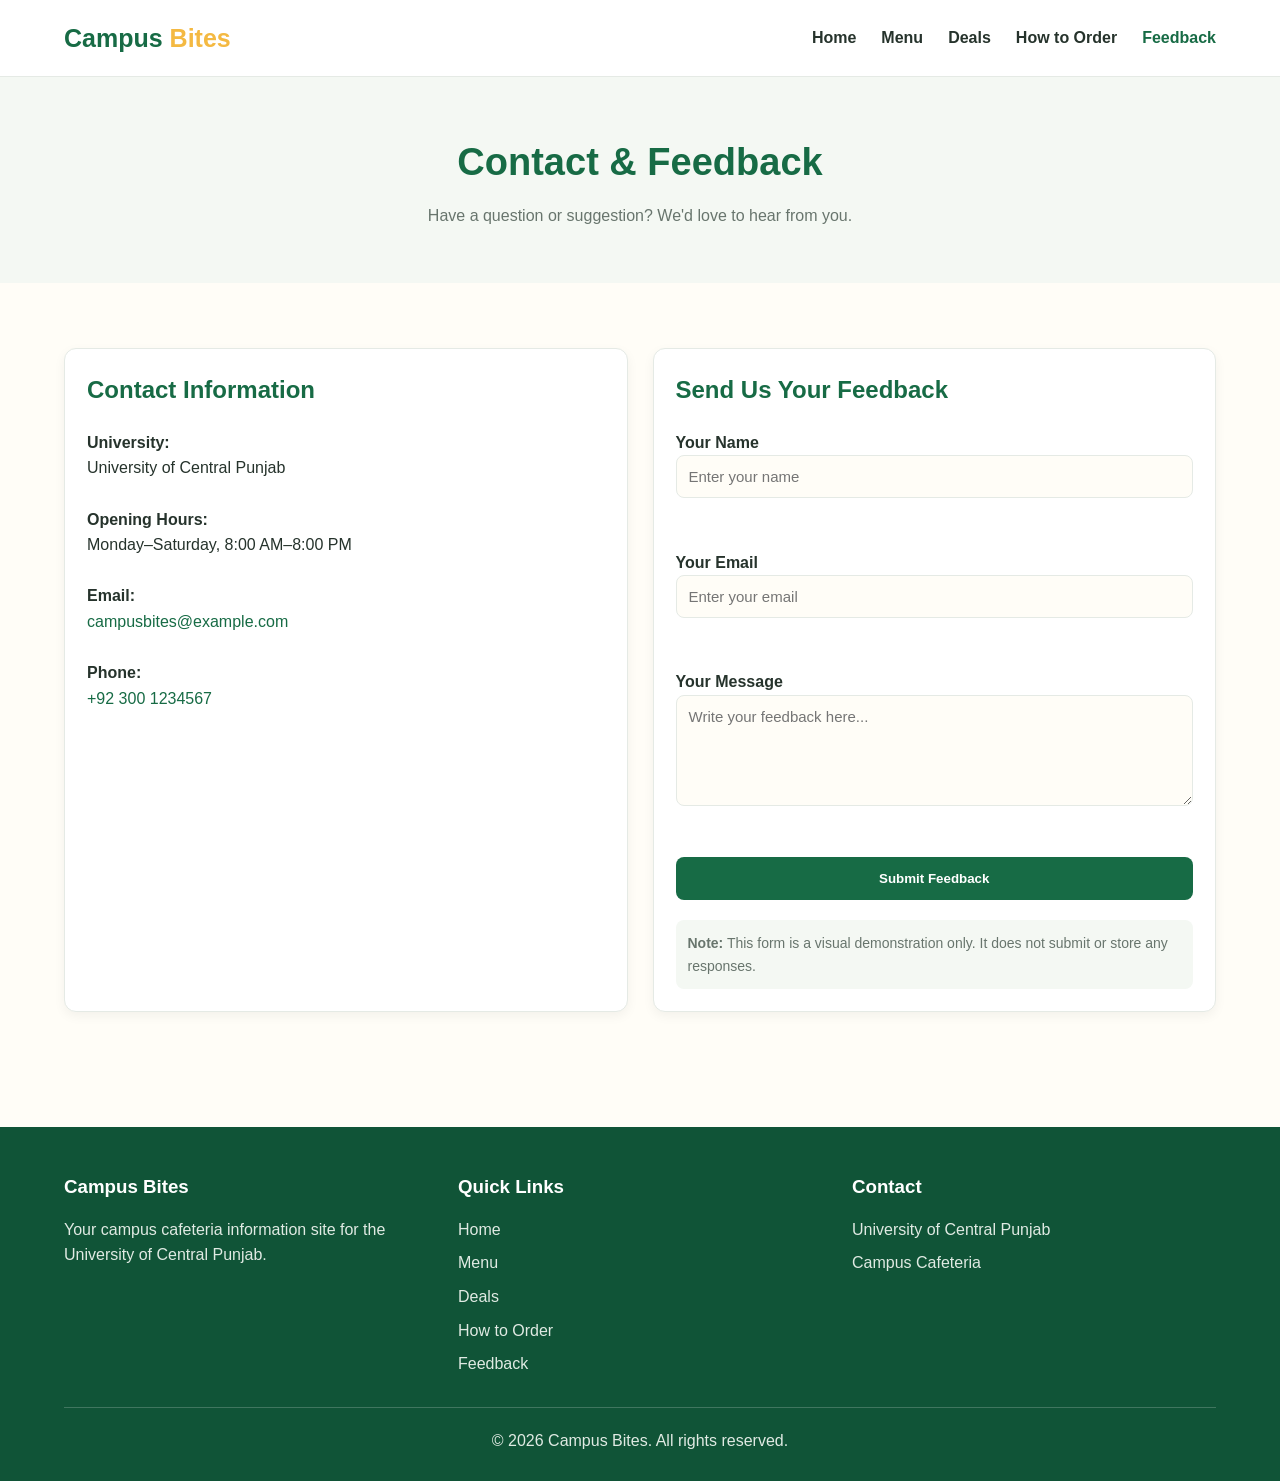
<file: src/feedback.html>
<!DOCTYPE html>
<html lang="en">
<head>
    <meta charset="UTF-8">
    <meta name="viewport" content="width=device-width, initial-scale=1.0">
    <title>Contact & Feedback | Campus Bites</title>
    <link rel="stylesheet" href="../styles/style.css">
</head>
<body>

    <!-- Shared Navigation -->
    <header class="navbar">
        <div class="container navbar-inner">
            <a href="index.html" class="logo">Campus <span>Bites</span></a>

            <nav class="nav-links">
                <a href="index.html">Home</a>
                <a href="menu.html">Menu</a>
                <a href="deals.html">Deals</a>
                <a href="order.html">How to Order</a>
                <a href="feedback.html" class="active">Feedback</a>
            </nav>
        </div>
    </header>

    <!-- Page Header -->
    <section class="page-header">
        <div class="container">
            <h1>Contact & Feedback</h1>
            <p>Have a question or suggestion? We'd love to hear from you.</p>
        </div>
    </section>

    <!-- Contact and Feedback Content -->
    <main class="section">
        <div class="container">

            <div class="contact-grid">

                <!-- Contact Information -->
                <section class="card">
                    <h2>Contact Information</h2>

                    <p><strong>University:</strong></p>
                    <p>University of Central Punjab</p>

                    <br>

                    <p><strong>Opening Hours:</strong></p>
                    <p>Monday–Saturday, 8:00 AM–8:00 PM</p>

                    <br>

                    <p><strong>Email:</strong></p>
                    <p>
                        <a href="mailto:campusbites@example.com">
                            campusbites@example.com
                        </a>
                    </p>

                    <br>

                    <p><strong>Phone:</strong></p>
                    <p>
                        <a href="tel:+923001234567">
                            +92 300 1234567
                        </a>
                    </p>
                </section>

                <!-- Feedback Form -->
                <section class="card">
                    <h2>Send Us Your Feedback</h2>

                    <form class="feedback-form">

                        <p>
                            <label for="name">Your Name</label>
                        </p>
                        <input
                            type="text"
                            id="name"
                            name="name"
                            placeholder="Enter your name"
                            required
                        >

                        <br><br>

                        <p>
                            <label for="email">Your Email</label>
                        </p>
                        <input
                            type="email"
                            id="email"
                            name="email"
                            placeholder="Enter your email"
                            required
                        >

                        <br><br>

                        <p>
                            <label for="message">Your Message</label>
                        </p>
                        <textarea
                            id="message"
                            name="message"
                            rows="5"
                            placeholder="Write your feedback here..."
                            required
                        ></textarea>

                        <br><br>

                        <button type="button" class="btn btn-primary">
                            Submit Feedback
                        </button>

                    </form>

                    <p class="form-notice">
                        <strong>Note:</strong> This form is a visual demonstration
                        only. It does not submit or store any responses.
                    </p>
                </section>

            </div>

        </div>
    </main>

    <!-- Shared Footer -->
    <footer class="footer">
        <div class="container">
            <div class="footer-content">

                <div>
                    <h3>Campus Bites</h3>
                    <p>Your campus cafeteria information site for the University of Central Punjab.</p>
                </div>

                <div>
                    <h3>Quick Links</h3>
                    <div class="footer-links">
                        <a href="index.html">Home</a>
                        <a href="menu.html">Menu</a>
                        <a href="deals.html">Deals</a>
                        <a href="order.html">How to Order</a>
                        <a href="feedback.html">Feedback</a>
                    </div>
                </div>

                <div>
                    <h3>Contact</h3>
                    <p>University of Central Punjab</p>
                    <p>Campus Cafeteria</p>
                </div>

            </div>

            <div class="footer-bottom">
                <p>&copy; 2026 Campus Bites. All rights reserved.</p>
            </div>
        </div>
    </footer>

</body>
</html>
</file>
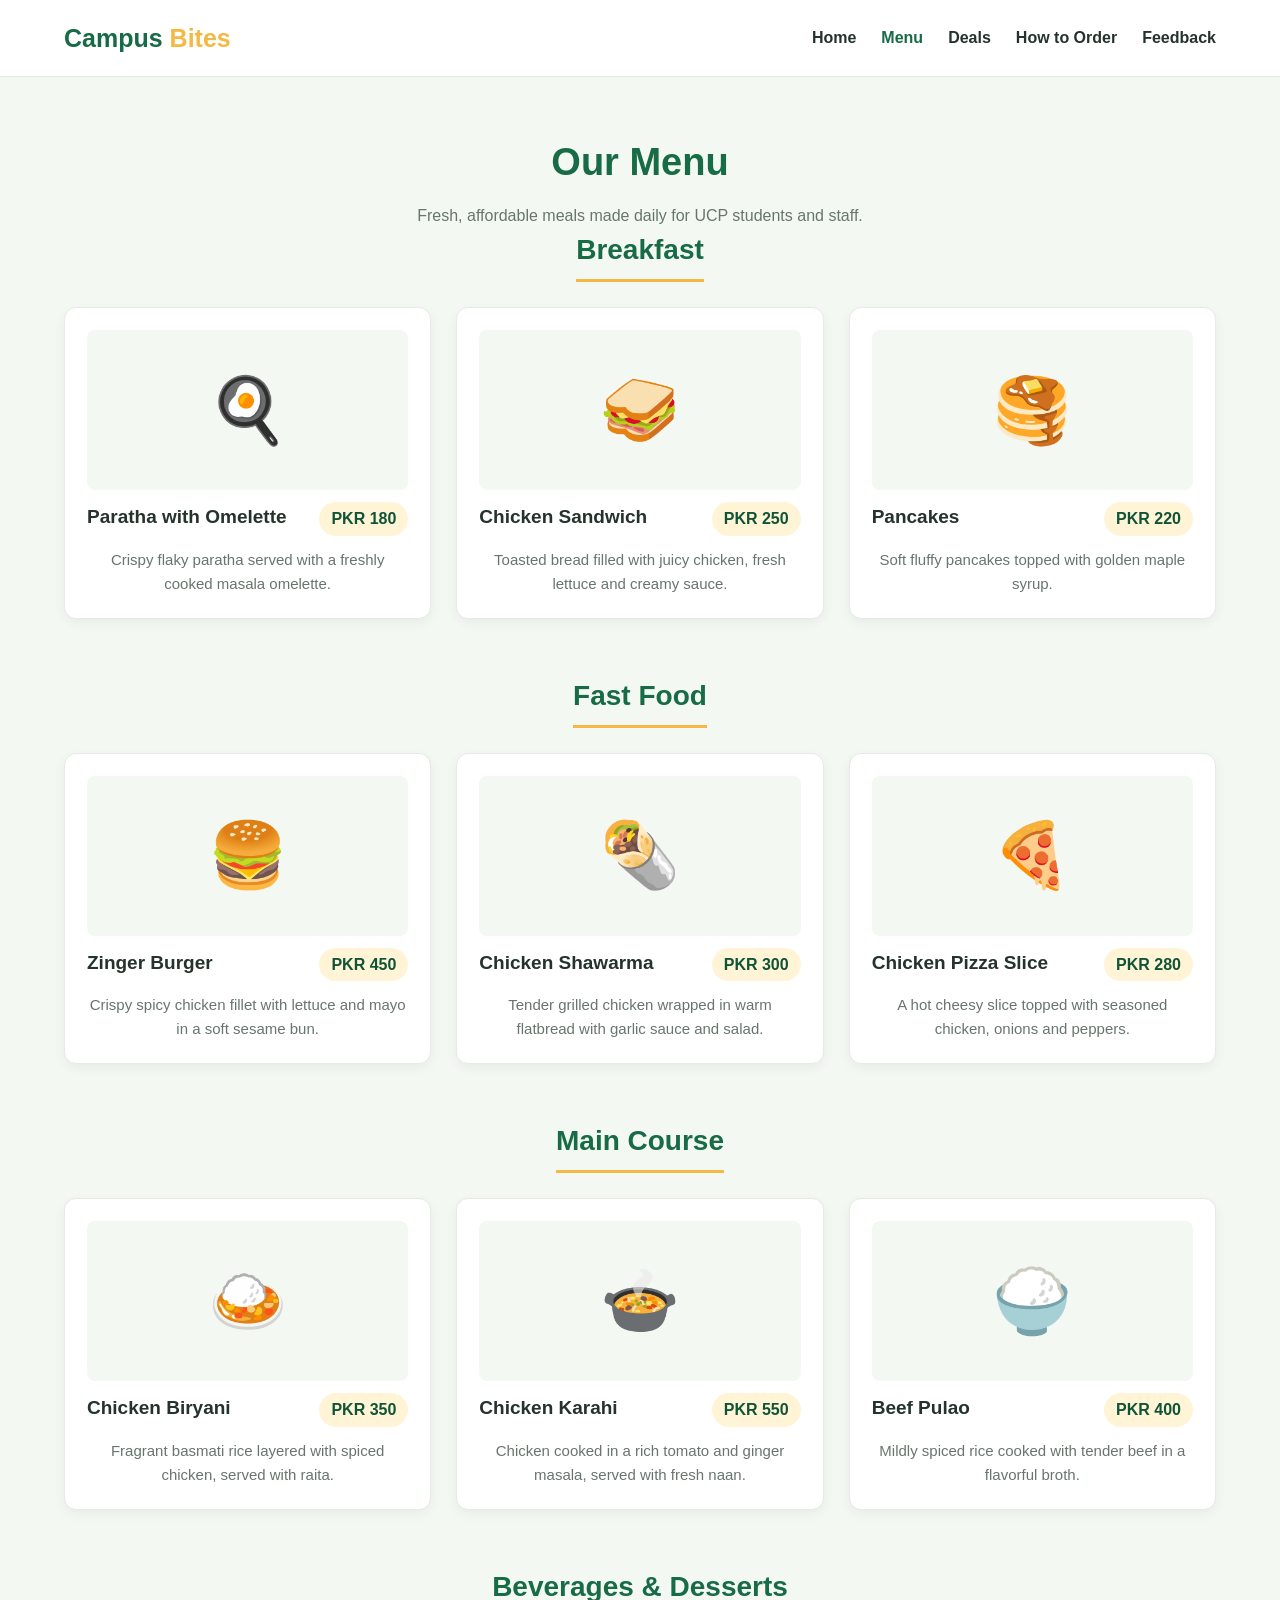
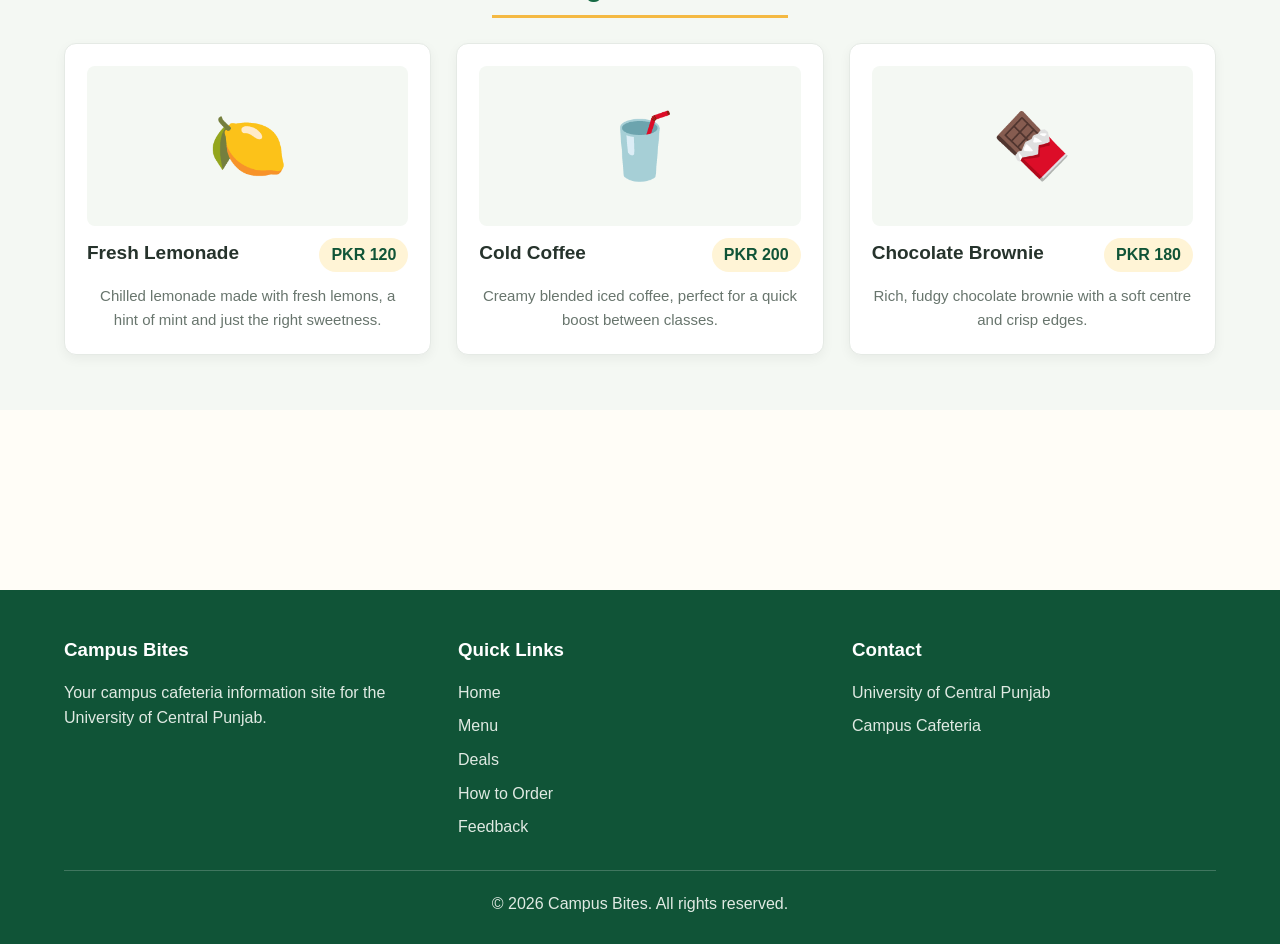
<file: src/menu.html>
<!DOCTYPE html>
<html lang="en">
<head>
    <meta charset="UTF-8">
    <meta name="viewport" content="width=device-width, initial-scale=1.0">
    <title>Menu | Campus Bites</title>
    <link rel="stylesheet" href="../styles/style.css">
</head>
<body>

    <!-- Shared Navigation -->
    <header class="navbar">
        <div class="container navbar-inner">
            <a href="index.html" class="logo">Campus <span>Bites</span></a>
            <nav class="nav-links">
                <a href="index.html">Home</a>
                <a href="menu.html" class="active">Menu</a>
                <a href="deals.html">Deals</a>
                <a href="order.html">How to Order</a>
                <a href="feedback.html">Feedback</a>
            </nav>
        </div>
    </header>

    <!-- Page Header -->
    <section class="page-header">
        <div class="container">
            <h1>Our Menu</h1>
            <p>Fresh, affordable meals made daily for UCP students and staff.</p>
                        <!-- Breakfast -->
            <section class="menu-category">
                <h2 class="menu-category-title">Breakfast</h2>
                <div class="card-grid">

                    <article class="card menu-item">
                        <div class="menu-item-image" role="img" aria-label="Paratha with omelette">🍳</div>
                        <div class="menu-item-header">
                            <h3>Paratha with Omelette</h3>
                            <span class="menu-price">PKR 180</span>
                        </div>
                        <p>Crispy flaky paratha served with a freshly cooked masala omelette.</p>
                    </article>

                    <article class="card menu-item">
                        <div class="menu-item-image" role="img" aria-label="Chicken sandwich">🥪</div>
                        <div class="menu-item-header">
                            <h3>Chicken Sandwich</h3>
                            <span class="menu-price">PKR 250</span>
                        </div>
                        <p>Toasted bread filled with juicy chicken, fresh lettuce and creamy sauce.</p>
                    </article>

                    <article class="card menu-item">
                        <div class="menu-item-image" role="img" aria-label="Pancakes">🥞</div>
                        <div class="menu-item-header">
                            <h3>Pancakes</h3>
                            <span class="menu-price">PKR 220</span>
                        </div>
                        <p>Soft fluffy pancakes topped with golden maple syrup.</p>
                    </article>

                </div>
            </section>

                        <!-- Fast Food -->
            <section class="menu-category">
                <h2 class="menu-category-title">Fast Food</h2>
                <div class="card-grid">

                    <article class="card menu-item">
                        <div class="menu-item-image" role="img" aria-label="Zinger burger">🍔</div>
                        <div class="menu-item-header">
                            <h3>Zinger Burger</h3>
                            <span class="menu-price">PKR 450</span>
                        </div>
                        <p>Crispy spicy chicken fillet with lettuce and mayo in a soft sesame bun.</p>
                    </article>

                    <article class="card menu-item">
                        <div class="menu-item-image" role="img" aria-label="Chicken shawarma">🌯</div>
                        <div class="menu-item-header">
                            <h3>Chicken Shawarma</h3>
                            <span class="menu-price">PKR 300</span>
                        </div>
                        <p>Tender grilled chicken wrapped in warm flatbread with garlic sauce and salad.</p>
                    </article>

                    <article class="card menu-item">
                        <div class="menu-item-image" role="img" aria-label="Chicken pizza slice">🍕</div>
                        <div class="menu-item-header">
                            <h3>Chicken Pizza Slice</h3>
                            <span class="menu-price">PKR 280</span>
                        </div>
                        <p>A hot cheesy slice topped with seasoned chicken, onions and peppers.</p>
                    </article>

                </div>
            </section>

            <!-- Main Course -->
            <section class="menu-category">
                <h2 class="menu-category-title">Main Course</h2>
                <div class="card-grid">

                    <article class="card menu-item">
                        <div class="menu-item-image" role="img" aria-label="Chicken biryani">🍛</div>
                        <div class="menu-item-header">
                            <h3>Chicken Biryani</h3>
                            <span class="menu-price">PKR 350</span>
                        </div>
                        <p>Fragrant basmati rice layered with spiced chicken, served with raita.</p>
                    </article>

                    <article class="card menu-item">
                        <div class="menu-item-image" role="img" aria-label="Chicken karahi">🍲</div>
                        <div class="menu-item-header">
                            <h3>Chicken Karahi</h3>
                            <span class="menu-price">PKR 550</span>
                        </div>
                        <p>Chicken cooked in a rich tomato and ginger masala, served with fresh naan.</p>
                    </article>

                    <article class="card menu-item">
                        <div class="menu-item-image" role="img" aria-label="Beef pulao">🍚</div>
                        <div class="menu-item-header">
                            <h3>Beef Pulao</h3>
                            <span class="menu-price">PKR 400</span>
                        </div>
                        <p>Mildly spiced rice cooked with tender beef in a flavorful broth.</p>
                    </article>

                </div>
            </section>

                        <!-- Beverages & Desserts -->
            <section class="menu-category">
                <h2 class="menu-category-title">Beverages &amp; Desserts</h2>
                <div class="card-grid">

                    <article class="card menu-item">
                        <div class="menu-item-image" role="img" aria-label="Fresh lemonade">🍋</div>
                        <div class="menu-item-header">
                            <h3>Fresh Lemonade</h3>
                            <span class="menu-price">PKR 120</span>
                        </div>
                        <p>Chilled lemonade made with fresh lemons, a hint of mint and just the right sweetness.</p>
                    </article>

                    <article class="card menu-item">
                        <div class="menu-item-image" role="img" aria-label="Cold coffee">🥤</div>
                        <div class="menu-item-header">
                            <h3>Cold Coffee</h3>
                            <span class="menu-price">PKR 200</span>
                        </div>
                        <p>Creamy blended iced coffee, perfect for a quick boost between classes.</p>
                    </article>

                    <article class="card menu-item">
                        <div class="menu-item-image" role="img" aria-label="Chocolate brownie">🍫</div>
                        <div class="menu-item-header">
                            <h3>Chocolate Brownie</h3>
                            <span class="menu-price">PKR 180</span>
                        </div>
                        <p>Rich, fudgy chocolate brownie with a soft centre and crisp edges.</p>
                    </article>

                </div>
            </section>
        </div>
    </section>

    <!-- Menu Content -->
    <main class="section">
        <div class="container">

            <!-- Menu categories will be added here in the next steps -->

        </div>
    </main>

    <!-- Shared Footer -->
    <footer class="footer">
        <div class="container">
            <div class="footer-content">
                <div>
                    <h3>Campus Bites</h3>
                    <p>Your campus cafeteria information site for the University of Central Punjab.</p>
                </div>
                <div>
                    <h3>Quick Links</h3>
                    <div class="footer-links">
                        <a href="index.html">Home</a>
                        <a href="menu.html">Menu</a>
                        <a href="deals.html">Deals</a>
                        <a href="order.html">How to Order</a>
                        <a href="feedback.html">Feedback</a>
                    </div>
                </div>
                <div>
                    <h3>Contact</h3>
                    <p>University of Central Punjab</p>
                    <p>Campus Cafeteria</p>
                </div>
            </div>
            <div class="footer-bottom">
                <p>&copy; 2026 Campus Bites. All rights reserved.</p>
            </div>
        </div>
    </footer>

</body>
</html>
</file>
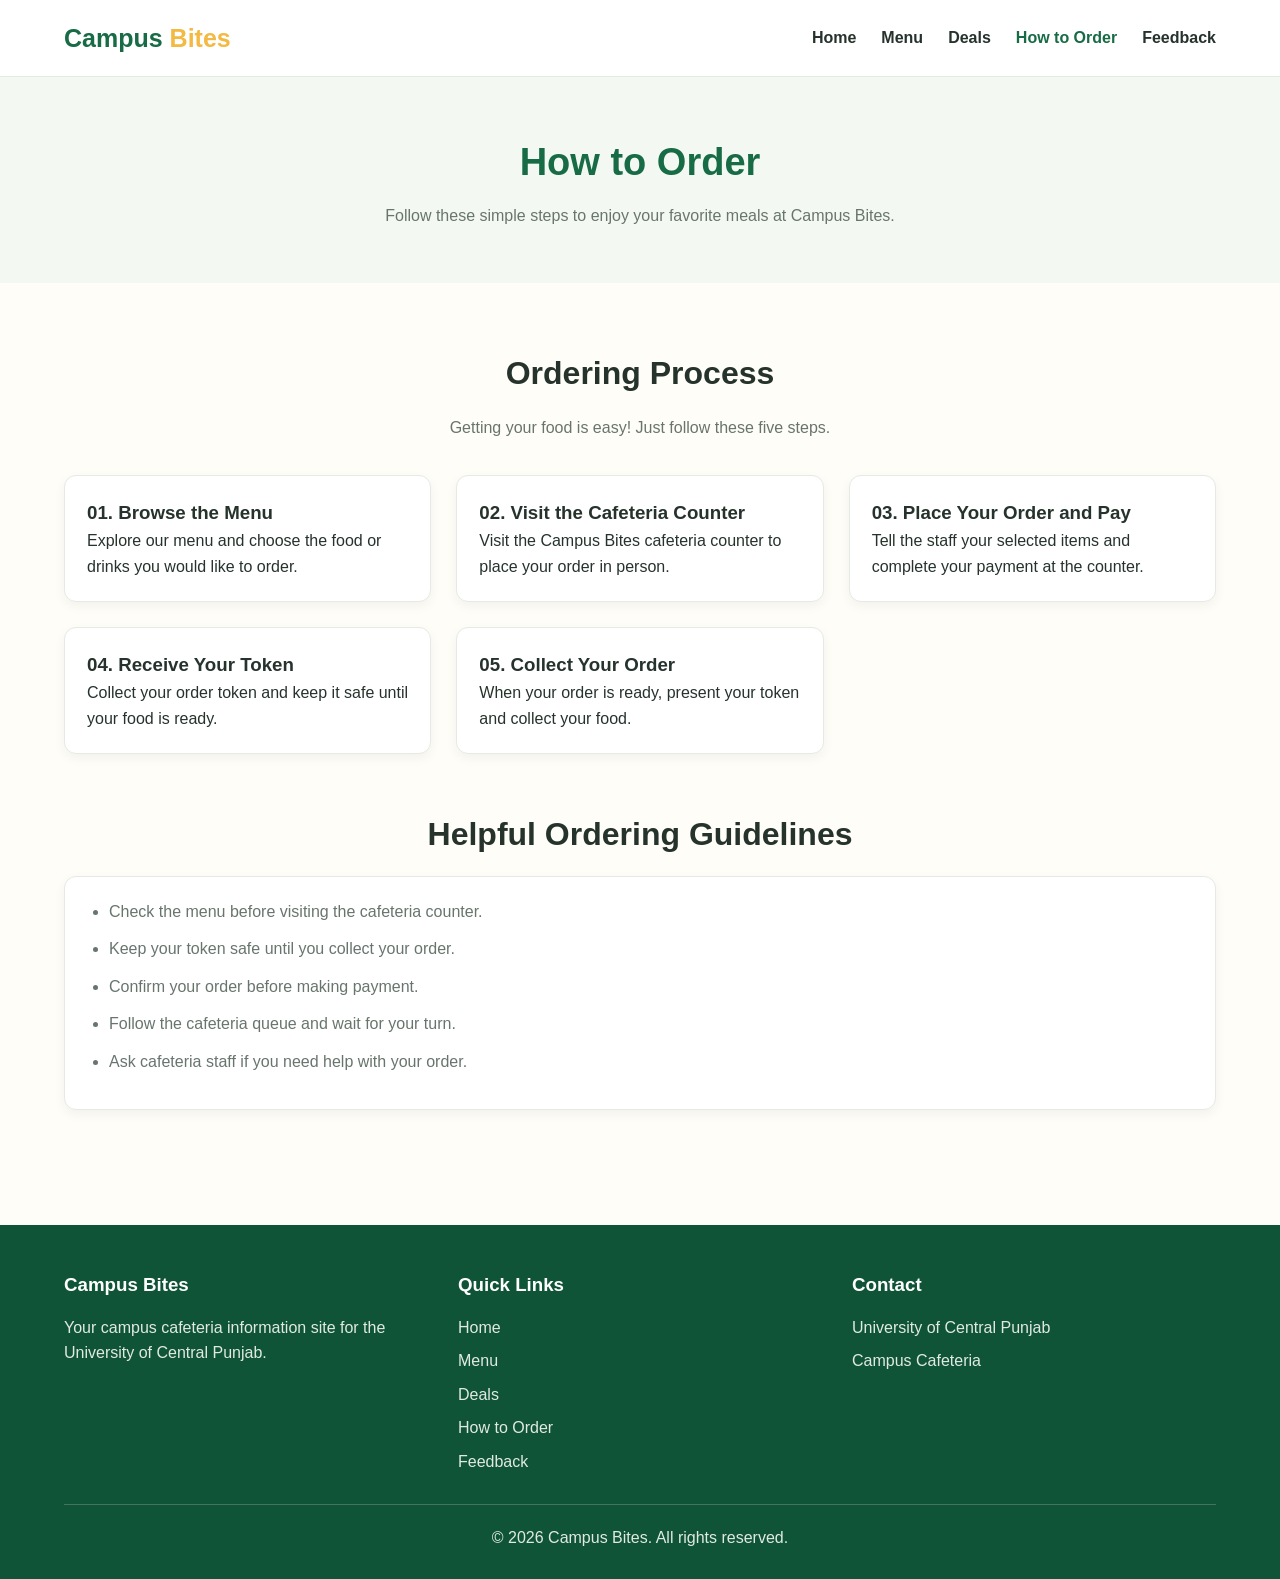
<file: src/order.html>
<!DOCTYPE html>
<html lang="en">
<head>
    <meta charset="UTF-8">
    <meta name="viewport" content="width=device-width, initial-scale=1.0">
    <title>How to Order | Campus Bites</title>
    <link rel="stylesheet" href="../styles/style.css">
</head>
<body>

    <!-- Shared Navigation -->
    <header class="navbar">
        <div class="container navbar-inner">
            <a href="index.html" class="logo">Campus <span>Bites</span></a>

            <nav class="nav-links">
                <a href="index.html">Home</a>
                <a href="menu.html">Menu</a>
                <a href="deals.html">Deals</a>
                <a href="order.html" class="active">How to Order</a>
                <a href="feedback.html">Feedback</a>
            </nav>
        </div>
    </header>

    <!-- Page Header -->
    <section class="page-header">
        <div class="container">
            <h1>How to Order</h1>
            <p>Follow these simple steps to enjoy your favorite meals at Campus Bites.</p>
        </div>
    </section>

    <!-- Ordering Steps -->
    <main class="section">
        <div class="container">

            <h2 class="section-title">Ordering Process</h2>
            <p class="section-description">
                Getting your food is easy! Just follow these five steps.
            </p>

            <div class="card-grid">

                <article class="card">
                    <h3>01. Browse the Menu</h3>
                    <p>Explore our menu and choose the food or drinks you would like to order.</p>
                </article>

                <article class="card">
                    <h3>02. Visit the Cafeteria Counter</h3>
                    <p>Visit the Campus Bites cafeteria counter to place your order in person.</p>
                </article>

                <article class="card">
                    <h3>03. Place Your Order and Pay</h3>
                    <p>Tell the staff your selected items and complete your payment at the counter.</p>
                </article>

                <article class="card">
                    <h3>04. Receive Your Token</h3>
                    <p>Collect your order token and keep it safe until your food is ready.</p>
                </article>

                <article class="card">
                    <h3>05. Collect Your Order</h3>
                    <p>When your order is ready, present your token and collect your food.</p>
                </article>

            </div>

            <!-- Ordering Guidelines -->
            <section class="order-guidelines">
                <h2 class="section-title">Helpful Ordering Guidelines</h2>

                <div class="card">
                    <ul class="guideline-list">
                        <li>Check the menu before visiting the cafeteria counter.</li>
                        <li>Keep your token safe until you collect your order.</li>
                        <li>Confirm your order before making payment.</li>
                        <li>Follow the cafeteria queue and wait for your turn.</li>
                        <li>Ask cafeteria staff if you need help with your order.</li>
                    </ul>
                </div>
            </section>

        </div>
    </main>

    <!-- Shared Footer -->
    <footer class="footer">
        <div class="container">
            <div class="footer-content">

                <div>
                    <h3>Campus Bites</h3>
                    <p>Your campus cafeteria information site for the University of Central Punjab.</p>
                </div>

                <div>
                    <h3>Quick Links</h3>
                    <div class="footer-links">
                        <a href="index.html">Home</a>
                        <a href="menu.html">Menu</a>
                        <a href="deals.html">Deals</a>
                        <a href="order.html">How to Order</a>
                        <a href="feedback.html">Feedback</a>
                    </div>
                </div>

                <div>
                    <h3>Contact</h3>
                    <p>University of Central Punjab</p>
                    <p>Campus Cafeteria</p>
                </div>

            </div>

            <div class="footer-bottom">
                <p>&copy; 2026 Campus Bites. All rights reserved.</p>
            </div>
        </div>
    </footer>

</body>
</html>
</file>
<file: styles/style.css>
/* =================================
   CAMPUS BITES - DESIGN SYSTEM
================================= */

/* 1. Common Colors */

:root {
    --primary-green: #176B45;
    --dark-green: #105437;
    --secondary-green: #2D8A5D;

    --accent-yellow: #F4B942;

    --background-color: #FFFDF7;
    --surface-color: #FFFFFF;

    --text-color: #26332C;
    --text-light: #68756D;

    --border-color: #E5EAE5;
}



/* 2. Basic Reset */

* {
    margin: 0;
    padding: 0;
    box-sizing: border-box;
}

/* 3. Body Styling */

body {
    font-family: Arial, Helvetica, sans-serif;
    background-color: var(--background-color);
    color: var(--text-color);
    line-height: 1.6;
}

/* 4. Common HTML Elements */

a {
    text-decoration: none;
    color: inherit;
}

ul {
    list-style: none;
}

img {
    max-width: 100%;
    display: block;
}

button,
input,
textarea {
    font-family: inherit;
}

/* 5. Common Container */

.container {
    width: 90%;
    max-width: 1200px;
    margin: 0 auto;
}

/* 6. Navigation Bar */

.navbar {
    background-color: var(--surface-color);
    border-bottom: 1px solid var(--border-color);
    padding: 18px 0;
    position: sticky;
    top: 0;
    z-index: 100;
}

.navbar-inner {
    display: flex;
    align-items: center;
    justify-content: space-between;
    gap: 20px;
}

.logo {
    font-size: 25px;
    font-weight: bold;
    color: var(--primary-green);
}

.logo span {
    color: var(--accent-yellow);
}

.nav-links {
    display: flex;
    align-items: center;
    gap: 25px;
}

.nav-links a {
    color: var(--text-color);
    font-weight: 600;
    transition: color 0.3s ease;
}

.nav-links a:hover,
.nav-links a.active {
    color: var(--primary-green);
}

/* 7. Common Buttons */

.btn {
    display: inline-block;
    padding: 12px 24px;
    border-radius: 8px;
    font-weight: bold;
    cursor: pointer;
    transition: 0.3s ease;
    border: 2px solid transparent;
}

.btn-primary {
    background-color: var(--primary-green);
    color: white;
}

.btn-primary:hover {
    background-color: var(--dark-green);
}

.btn-outline {
    border-color: var(--primary-green);
    color: var(--primary-green);
    background-color: transparent;
}

.btn-outline:hover {
    background-color: var(--primary-green);
    color: white;
}

/* 8. Common Sections */

.section {
    padding: 65px 0;
}

.section-title {
    font-size: 32px;
    text-align: center;
    margin-bottom: 15px;
    color: var(--text-color);
}

.section-description {
    text-align: center;
    color: var(--text-light);
    max-width: 700px;
    margin: 0 auto 35px;
}

/* 9. Common Cards */

.card {
    background-color: var(--surface-color);
    border: 1px solid var(--border-color);
    border-radius: 12px;
    padding: 22px;
    box-shadow: 0 4px 12px rgba(0, 0, 0, 0.05);
}

.card-grid {
    display: grid;
    grid-template-columns: repeat(3, 1fr);
    gap: 25px;
}

/* 10. Common Page Header */

.page-header {
    background-color: #F4F8F3;
    padding: 55px 0;
    text-align: center;
}

.page-header h1 {
    font-size: 38px;
    color: var(--primary-green);
    margin-bottom: 10px;
}

.page-header p {
    color: var(--text-light);
}

/* 11. Common Footer */

.footer {
    background-color: var(--dark-green);
    color: white;
    padding: 45px 0 20px;
    margin-top: 50px;
}

.footer-content {
    display: grid;
    grid-template-columns: repeat(3, 1fr);
    gap: 30px;
}

.footer h3 {
    margin-bottom: 15px;
}

.footer p {
    color: #E0EAE3;
    margin-bottom: 8px;
}

.footer-links {
    display: flex;
    flex-direction: column;
    gap: 8px;
}

.footer-links a {
    color: #E0EAE3;
}

.footer-links a:hover {
    color: var(--accent-yellow);
}

.footer-bottom {
    text-align: center;
    border-top: 1px solid rgba(255,255,255,0.2);
    margin-top: 30px;
    padding-top: 20px;
}

/* 12. Responsive Design */

@media (max-width: 900px) {

    .card-grid {
        grid-template-columns: repeat(2, 1fr);
    }

    .footer-content {
        grid-template-columns: repeat(2, 1fr);
    }

    .nav-links {
        gap: 15px;
    }
}

@media (max-width: 600px) {

    .navbar-inner {
        flex-direction: column;
    }

    .nav-links {
        flex-wrap: wrap;
        justify-content: center;
        gap: 12px;
    }

    .card-grid {
        grid-template-columns: 1fr;
    }

    .footer-content {
        grid-template-columns: 1fr;
    }

    .section-title {
        font-size: 26px;
    }

    .page-header h1 {
        font-size: 30px;
    }
}

.menu-category {
    margin-bottom: 55px;
}

.menu-category:last-child {
    margin-bottom: 0;
}

.menu-category-title {
    display: inline-block;
    font-size: 28px;
    color: var(--primary-green);
    border-bottom: 3px solid var(--accent-yellow);
    padding-bottom: 6px;
    margin-bottom: 25px;
}

.menu-item {
    display: flex;
    flex-direction: column;
    gap: 12px;
}

.menu-item-image {
    height: 160px;
    border-radius: 8px;
    background-color: #F4F8F3;
    display: flex;
    align-items: center;
    justify-content: center;
    font-size: 64px;
}

.menu-item-header {
    display: flex;
    justify-content: space-between;
    align-items: flex-start;
    gap: 10px;
}

.menu-item-header h3 {
    font-size: 19px;
    color: var(--text-color);
}

.menu-price {
    background-color: #FFF4D6;
    color: var(--dark-green);
    font-weight: bold;
    padding: 4px 12px;
    border-radius: 20px;
    white-space: nowrap;
}

.menu-item p {
    color: var(--text-light);
    font-size: 15px;
}

@media (max-width: 600px) {

    .menu-category-title {
        font-size: 24px;
    }

    .menu-item-image {
        height: 140px;
    }
}/* =================================
   CAMPUS BITES - DESIGN SYSTEM
================================= */

/* 1. Common Colors */

:root {
    --primary-green: #176B45;
    --dark-green: #105437;
    --secondary-green: #2D8A5D;

    --accent-yellow: #F4B942;

    --background-color: #FFFDF7;
    --surface-color: #FFFFFF;

    --text-color: #26332C;
    --text-light: #68756D;

    --border-color: #E5EAE5;
}



/* 2. Basic Reset */

* {
    margin: 0;
    padding: 0;
    box-sizing: border-box;
}

/* 3. Body Styling */

body {
    font-family: Arial, Helvetica, sans-serif;
    background-color: var(--background-color);
    color: var(--text-color);
    line-height: 1.6;
}

/* 4. Common HTML Elements */

a {
    text-decoration: none;
    color: inherit;
}

ul {
    list-style: none;
}

img {
    max-width: 100%;
    display: block;
}

button,
input,
textarea {
    font-family: inherit;
}

/* 5. Common Container */

.container {
    width: 90%;
    max-width: 1200px;
    margin: 0 auto;
}

/* 6. Navigation Bar */

.navbar {
    background-color: var(--surface-color);
    border-bottom: 1px solid var(--border-color);
    padding: 18px 0;
    position: sticky;
    top: 0;
    z-index: 100;
}

.navbar-inner {
    display: flex;
    align-items: center;
    justify-content: space-between;
    gap: 20px;
}

.logo {
    font-size: 25px;
    font-weight: bold;
    color: var(--primary-green);
}

.logo span {
    color: var(--accent-yellow);
}

.nav-links {
    display: flex;
    align-items: center;
    gap: 25px;
}

.nav-links a {
    color: var(--text-color);
    font-weight: 600;
    transition: color 0.3s ease;
}

.nav-links a:hover,
.nav-links a.active {
    color: var(--primary-green);
}

/* 7. Common Buttons */

.btn {
    display: inline-block;
    padding: 12px 24px;
    border-radius: 8px;
    font-weight: bold;
    cursor: pointer;
    transition: 0.3s ease;
    border: 2px solid transparent;
}

.btn-primary {
    background-color: var(--primary-green);
    color: white;
}

.btn-primary:hover {
    background-color: var(--dark-green);
}

.btn-outline {
    border-color: var(--primary-green);
    color: var(--primary-green);
    background-color: transparent;
}

.btn-outline:hover {
    background-color: var(--primary-green);
    color: white;
}

/* 8. Common Sections */

.section {
    padding: 65px 0;
}

.section-title {
    font-size: 32px;
    text-align: center;
    margin-bottom: 15px;
    color: var(--text-color);
}

.section-description {
    text-align: center;
    color: var(--text-light);
    max-width: 700px;
    margin: 0 auto 35px;
}

/* 9. Common Cards */

.card {
    background-color: var(--surface-color);
    border: 1px solid var(--border-color);
    border-radius: 12px;
    padding: 22px;
    box-shadow: 0 4px 12px rgba(0, 0, 0, 0.05);
}

.card-grid {
    display: grid;
    grid-template-columns: repeat(3, 1fr);
    gap: 25px;
}

/* 10. Common Page Header */

.page-header {
    background-color: #F4F8F3;
    padding: 55px 0;
    text-align: center;
}

.page-header h1 {
    font-size: 38px;
    color: var(--primary-green);
    margin-bottom: 10px;
}

.page-header p {
    color: var(--text-light);
}

/* 11. Common Footer */

.footer {
    background-color: var(--dark-green);
    color: white;
    padding: 45px 0 20px;
    margin-top: 50px;
}

.footer-content {
    display: grid;
    grid-template-columns: repeat(3, 1fr);
    gap: 30px;
}

.footer h3 {
    margin-bottom: 15px;
}

.footer p {
    color: #E0EAE3;
    margin-bottom: 8px;
}

.footer-links {
    display: flex;
    flex-direction: column;
    gap: 8px;
}

.footer-links a {
    color: #E0EAE3;
}

.footer-links a:hover {
    color: var(--accent-yellow);
}

.footer-bottom {
    text-align: center;
    border-top: 1px solid rgba(255,255,255,0.2);
    margin-top: 30px;
    padding-top: 20px;
}

/* 12. Responsive Design */

@media (max-width: 900px) {

    .card-grid {
        grid-template-columns: repeat(2, 1fr);
    }

    .footer-content {
        grid-template-columns: repeat(2, 1fr);
    }

    .nav-links {
        gap: 15px;
    }
}

@media (max-width: 600px) {

    .navbar-inner {
        flex-direction: column;
    }

    .nav-links {
        flex-wrap: wrap;
        justify-content: center;
        gap: 12px;
    }

    .card-grid {
        grid-template-columns: 1fr;
    }

    .footer-content {
        grid-template-columns: 1fr;
    }

    .section-title {
        font-size: 26px;
    }

    .page-header h1 {
        font-size: 30px;
    }
}

.menu-category {
    margin-bottom: 55px;
}

.menu-category:last-child {
    margin-bottom: 0;
}

.menu-category-title {
    display: inline-block;
    font-size: 28px;
    color: var(--primary-green);
    border-bottom: 3px solid var(--accent-yellow);
    padding-bottom: 6px;
    margin-bottom: 25px;
}

.menu-item {
    display: flex;
    flex-direction: column;
    gap: 12px;
}

.menu-item-image {
    height: 160px;
    border-radius: 8px;
    background-color: #F4F8F3;
    display: flex;
    align-items: center;
    justify-content: center;
    font-size: 64px;
}

.menu-item-header {
    display: flex;
    justify-content: space-between;
    align-items: flex-start;
    gap: 10px;
}

.menu-item-header h3 {
    font-size: 19px;
    color: var(--text-color);
}

.menu-price {
    background-color: #FFF4D6;
    color: var(--dark-green);
    font-weight: bold;
    padding: 4px 12px;
    border-radius: 20px;
    white-space: nowrap;
}

.menu-item p {
    color: var(--text-light);
    font-size: 15px;
}

@media (max-width: 600px) {

    .menu-category-title {
        font-size: 24px;
    }

    .menu-item-image {
        height: 140px;
    }
}

/* =================================
   ORDER PAGE STYLES
================================= */

.order-guidelines {
    margin-top: 55px;
}

.guideline-list {
    list-style: disc;
    padding-left: 22px;
}

.guideline-list li {
    margin-bottom: 12px;
    color: var(--text-light);
}


/* =================================
   FEEDBACK PAGE STYLES
================================= */

.contact-grid {
    display: grid;
    grid-template-columns: repeat(2, minmax(0, 1fr));
    gap: 25px;
}

.contact-grid h2 {
    color: var(--primary-green);
    margin-bottom: 20px;
}

.contact-grid a {
    color: var(--primary-green);
}

.contact-grid a:hover {
    text-decoration: underline;
}

.feedback-form {
    display: flex;
    flex-direction: column;
}

.feedback-form label {
    font-weight: bold;
}

.feedback-form input,
.feedback-form textarea {
    width: 100%;
    padding: 12px;
    border: 1px solid var(--border-color);
    border-radius: 8px;
    background-color: var(--background-color);
    color: var(--text-color);
    font-size: 15px;
}

.feedback-form textarea {
    resize: vertical;
}

.feedback-form input:focus,
.feedback-form textarea:focus {
    outline: 2px solid var(--secondary-green);
    border-color: var(--primary-green);
}

.form-notice {
    margin-top: 20px;
    padding: 12px;
    background-color: #F4F8F3;
    border-radius: 8px;
    color: var(--text-light);
    font-size: 14px;
}


/* =================================
   PAGE-SPECIFIC RESPONSIVENESS
================================= */

@media (max-width: 600px) {

    .contact-grid {
        grid-template-columns: 1fr;
    }

    .order-guidelines {
        margin-top: 35px;
    }

}

/* 2. Basic Reset */

* {
    margin: 0;
    padding: 0;
    box-sizing: border-box;
}

/* 3. Body Styling */

body {
    font-family: Arial, Helvetica, sans-serif;
    background-color: var(--background-color);
    color: var(--text-color);
    line-height: 1.6;
}

/* 4. Common HTML Elements */

a {
    text-decoration: none;
    color: inherit;
}

ul {
    list-style: none;
}

img {
    max-width: 100%;
    display: block;
}

button,
input,
textarea {
    font-family: inherit;
}

/* 5. Common Container */

.container {
    width: 90%;
    max-width: 1200px;
    margin: 0 auto;
}

/* 6. Navigation Bar */

.navbar {
    background-color: var(--surface-color);
    border-bottom: 1px solid var(--border-color);
    padding: 18px 0;
    position: sticky;
    top: 0;
    z-index: 100;
}

.navbar-inner {
    display: flex;
    align-items: center;
    justify-content: space-between;
    gap: 20px;
}

.logo {
    font-size: 25px;
    font-weight: bold;
    color: var(--primary-green);
}

.logo span {
    color: var(--accent-yellow);
}

.nav-links {
    display: flex;
    align-items: center;
    gap: 25px;
}

.nav-links a {
    color: var(--text-color);
    font-weight: 600;
    transition: color 0.3s ease;
}

.nav-links a:hover,
.nav-links a.active {
    color: var(--primary-green);
}

/* 7. Common Buttons */

.btn {
    display: inline-block;
    padding: 12px 24px;
    border-radius: 8px;
    font-weight: bold;
    cursor: pointer;
    transition: 0.3s ease;
    border: 2px solid transparent;
}

.btn-primary {
    background-color: var(--primary-green);
    color: white;
}

.btn-primary:hover {
    background-color: var(--dark-green);
}

.btn-outline {
    border-color: var(--primary-green);
    color: var(--primary-green);
    background-color: transparent;
}

.btn-outline:hover {
    background-color: var(--primary-green);
    color: white;
}

/* 8. Common Sections */

.section {
    padding: 65px 0;
}

.section-title {
    font-size: 32px;
    text-align: center;
    margin-bottom: 15px;
    color: var(--text-color);
}

.section-description {
    text-align: center;
    color: var(--text-light);
    max-width: 700px;
    margin: 0 auto 35px;
}

/* 9. Common Cards */

.card {
    background-color: var(--surface-color);
    border: 1px solid var(--border-color);
    border-radius: 12px;
    padding: 22px;
    box-shadow: 0 4px 12px rgba(0, 0, 0, 0.05);
}

.card-grid {
    display: grid;
    grid-template-columns: repeat(3, 1fr);
    gap: 25px;
}

/* 10. Common Page Header */

.page-header {
    background-color: #F4F8F3;
    padding: 55px 0;
    text-align: center;
}

.page-header h1 {
    font-size: 38px;
    color: var(--primary-green);
    margin-bottom: 10px;
}

.page-header p {
    color: var(--text-light);
}

/* 11. Common Footer */

.footer {
    background-color: var(--dark-green);
    color: white;
    padding: 45px 0 20px;
    margin-top: 50px;
}

.footer-content {
    display: grid;
    grid-template-columns: repeat(3, 1fr);
    gap: 30px;
}

.footer h3 {
    margin-bottom: 15px;
}

.footer p {
    color: #E0EAE3;
    margin-bottom: 8px;
}

.footer-links {
    display: flex;
    flex-direction: column;
    gap: 8px;
}

.footer-links a {
    color: #E0EAE3;
}

.footer-links a:hover {
    color: var(--accent-yellow);
}

.footer-bottom {
    text-align: center;
    border-top: 1px solid rgba(255,255,255,0.2);
    margin-top: 30px;
    padding-top: 20px;
}

/* 12. Responsive Design */

@media (max-width: 900px) {

    .card-grid {
        grid-template-columns: repeat(2, 1fr);
    }

    .footer-content {
        grid-template-columns: repeat(2, 1fr);
    }

    .nav-links {
        gap: 15px;
    }
}

@media (max-width: 600px) {

    .navbar-inner {
        flex-direction: column;
    }

    .nav-links {
        flex-wrap: wrap;
        justify-content: center;
        gap: 12px;
    }

    .card-grid {
        grid-template-columns: 1fr;
    }

    .footer-content {
        grid-template-columns: 1fr;
    }

    .section-title {
        font-size: 26px;
    }

    .page-header h1 {
        font-size: 30px;
    }
}

/* =================================
   HOME PAGE SPECIFIC STYLES
================================= */

/* 1. Hero Section */

.hero {
    background-color: #F4F8F3;
    padding: 75px 0;
}

.hero-content {
    display: grid;
    grid-template-columns: 1fr 1fr;
    align-items: center;
    gap: 50px;
}

.hero-tagline {
    color: var(--primary-green);
    font-weight: bold;
    letter-spacing: 2px;
    font-size: 14px;
    margin-bottom: 15px;
}

.hero-text h1 {
    font-size: 48px;
    line-height: 1.2;
    margin-bottom: 20px;
    color: var(--text-color);
}

.hero-text h1 span {
    color: var(--primary-green);
}

.hero-text > p:not(.hero-tagline) {
    color: var(--text-light);
    font-size: 17px;
    margin-bottom: 28px;
    max-width: 500px;
}

.hero-buttons {
    display: flex;
    gap: 15px;
    flex-wrap: wrap;
}

.hero-image img {
    width: 100%;
    height: 380px;
    object-fit: cover;
    border-radius: 20px;
    box-shadow: 0 10px 25px rgba(0, 0, 0, 0.12);
}


/* 2. About Section */

.about-section {
    background-color: var(--surface-color);
}

.about-section .section-description {
    line-height: 1.9;
    font-size: 17px;
}


/* 3. Featured Food Section */

.featured-section {
    background-color: var(--background-color);
}

.featured-section .card {
    transition: transform 0.3s ease, box-shadow 0.3s ease;
}

.featured-section .card:hover {
    transform: translateY(-7px);
    box-shadow: 0 10px 25px rgba(0, 0, 0, 0.10);
}

.featured-section .menu-item-image {
    height: 200px;
    overflow: hidden;
    border-radius: 10px;
    background-color: #F4F8F3;
}

.featured-section .menu-item-image img {
    width: 100%;
    height: 100%;
    object-fit: cover;
}

.featured-section .menu-item-header {
    margin-top: 5px;
}

.featured-button {
    text-align: center;
    margin-top: 35px;
}


/* 4. Hero and Tablet Responsiveness */

@media (max-width: 900px) {

    .hero {
        padding: 55px 0;
    }

    .hero-content {
        gap: 30px;
    }

    .hero-text h1 {
        font-size: 38px;
    }

    .hero-image img {
        height: 320px;
    }

}


/* 5. Mobile Responsiveness */

@media (max-width: 600px) {

    .hero {
        padding: 40px 0;
    }

    .hero-content {
        grid-template-columns: 1fr;
        gap: 30px;
        text-align: center;
    }

    .hero-text h1 {
        font-size: 32px;
    }

    .hero-text > p:not(.hero-tagline) {
        font-size: 15px;
        margin-left: auto;
        margin-right: auto;
    }

    .hero-buttons {
        justify-content: center;
    }

    .hero-image img {
        height: 240px;
    }

    .featured-section .menu-item-image {
        height: 190px;
    }

}

css
/* =========================================
   CAMPUS BITES - DEALS PAGE STYLES
   ========================================= */

/* Deals section */
.deals-section {
    padding: 40px 0;
}

/* Deals heading */
.deals-section .section-heading {
    text-align: center;
    margin-bottom: 30px;
}

/* Deals grid */
.deals-grid {
    display: grid;
    grid-template-columns: repeat(2, 1fr);
    gap: 30px;
}

/* Individual deal card */
.deal-card {
    overflow: hidden;
    border-radius: 12px;
    transition: transform 0.3s ease, box-shadow 0.3s ease;
}

/* Card hover effect */
.deal-card:hover {
    transform: translateY(-5px);
}

/* Deal images */
.deal-image {
    width: 100%;
    height: 220px;
    overflow: hidden;
}

.deal-image img {
    width: 100%;
    height: 100%;
    object-fit: cover;
    display: block;
}

/* Deal card content */
.deal-card .card-content {
    padding: 20px;
}

.deal-card h3 {
    margin-bottom: 12px;
}

.deal-card p {
    line-height: 1.6;
}

/* Deal price */
.deal-card .deal-price {
    margin-top: 15px;
    font-size: 1.4rem;
    font-weight: bold;
    color: var(--primary-color);
}

/* Availability note */
.deals-note {
    text-align: center;
    margin: 20px 0 40px;
    padding: 15px;
    border-radius: 8px;
}

/* =========================================
   RESPONSIVE DESIGN
   ========================================= */

/* Tablets */
@media (max-width: 768px) {

    .deals-grid {
        grid-template-columns: repeat(2, 1fr);
        gap: 20px;
    }

    .deal-image {
        height: 180px;
    }

}

/* Mobile phones */
@media (max-width: 480px) {

    .deals-grid {
        grid-template-columns: 1fr;
        gap: 20px;
    }

    .deal-image {
        height: 200px;
    }

    .deal-card .card-content {
        padding: 15px;
    }

    .deals-note {
        font-size: 0.9rem;
    }

}
</file>
